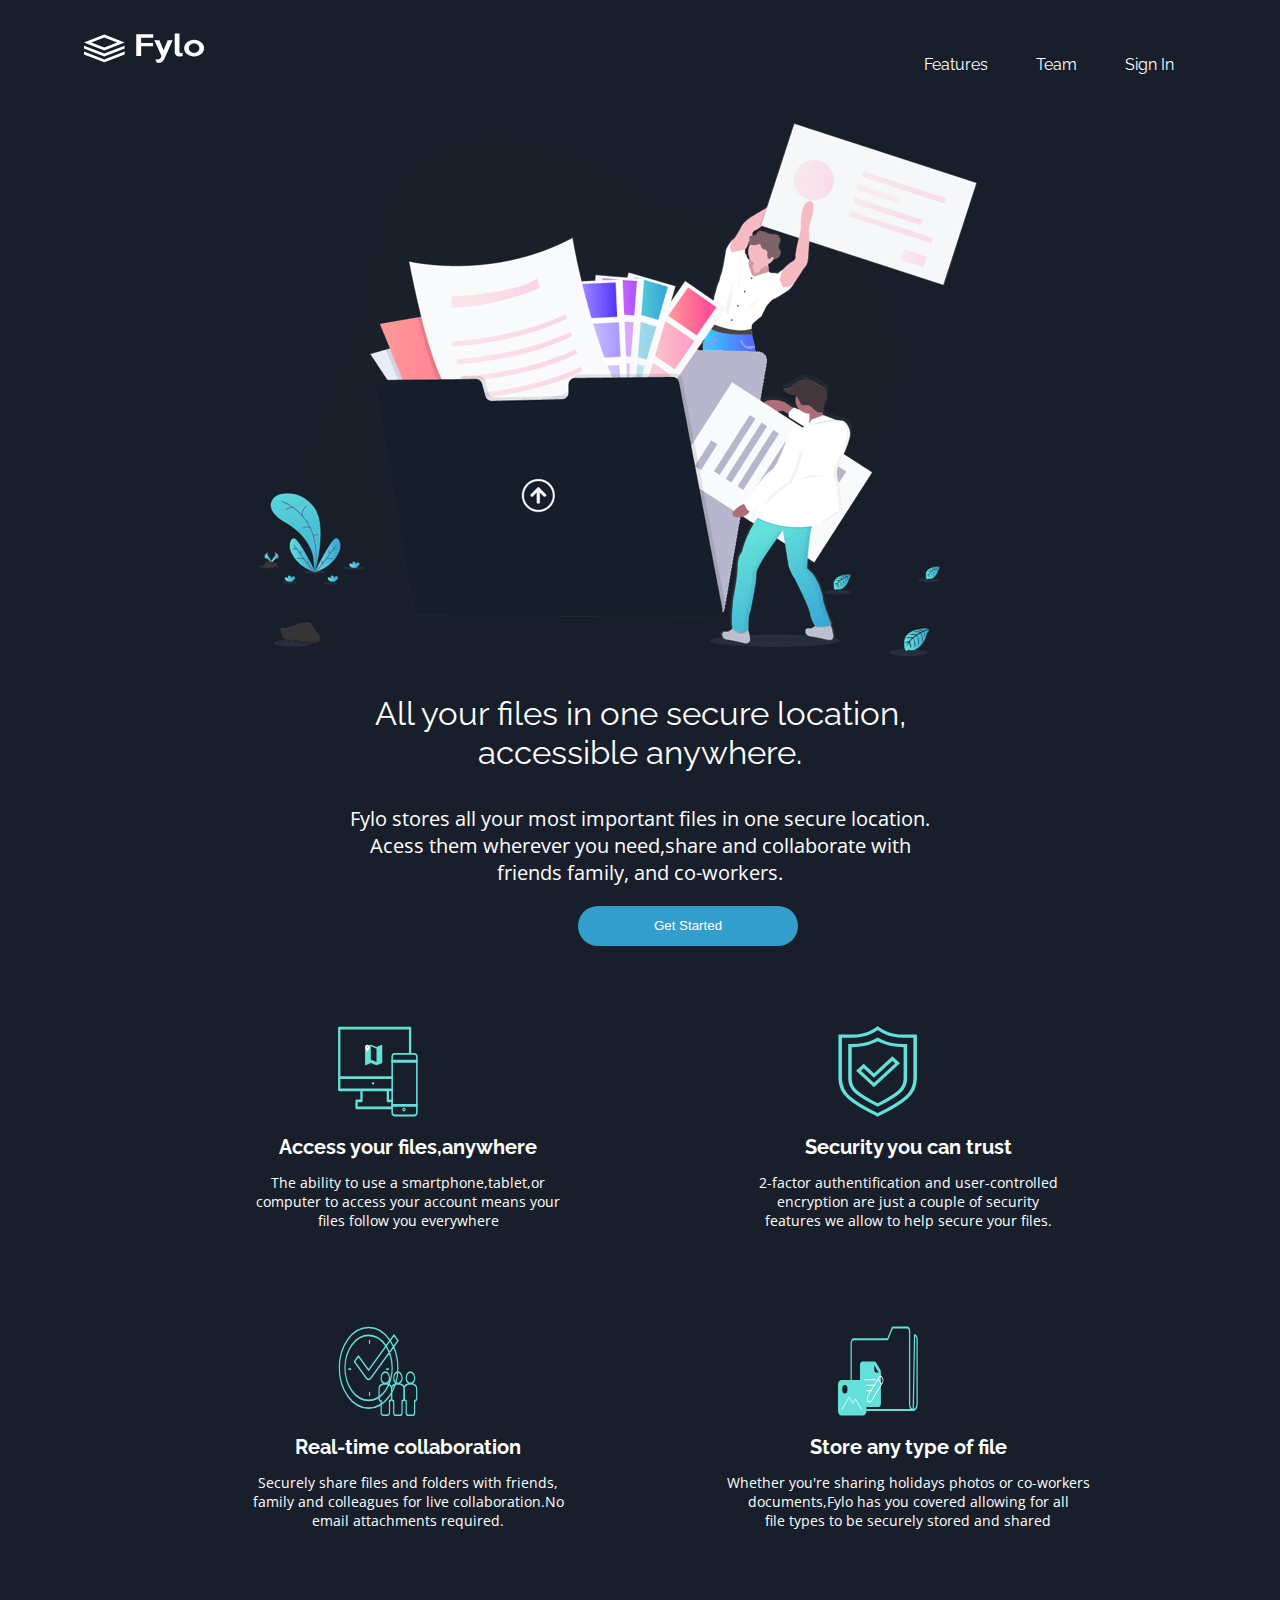
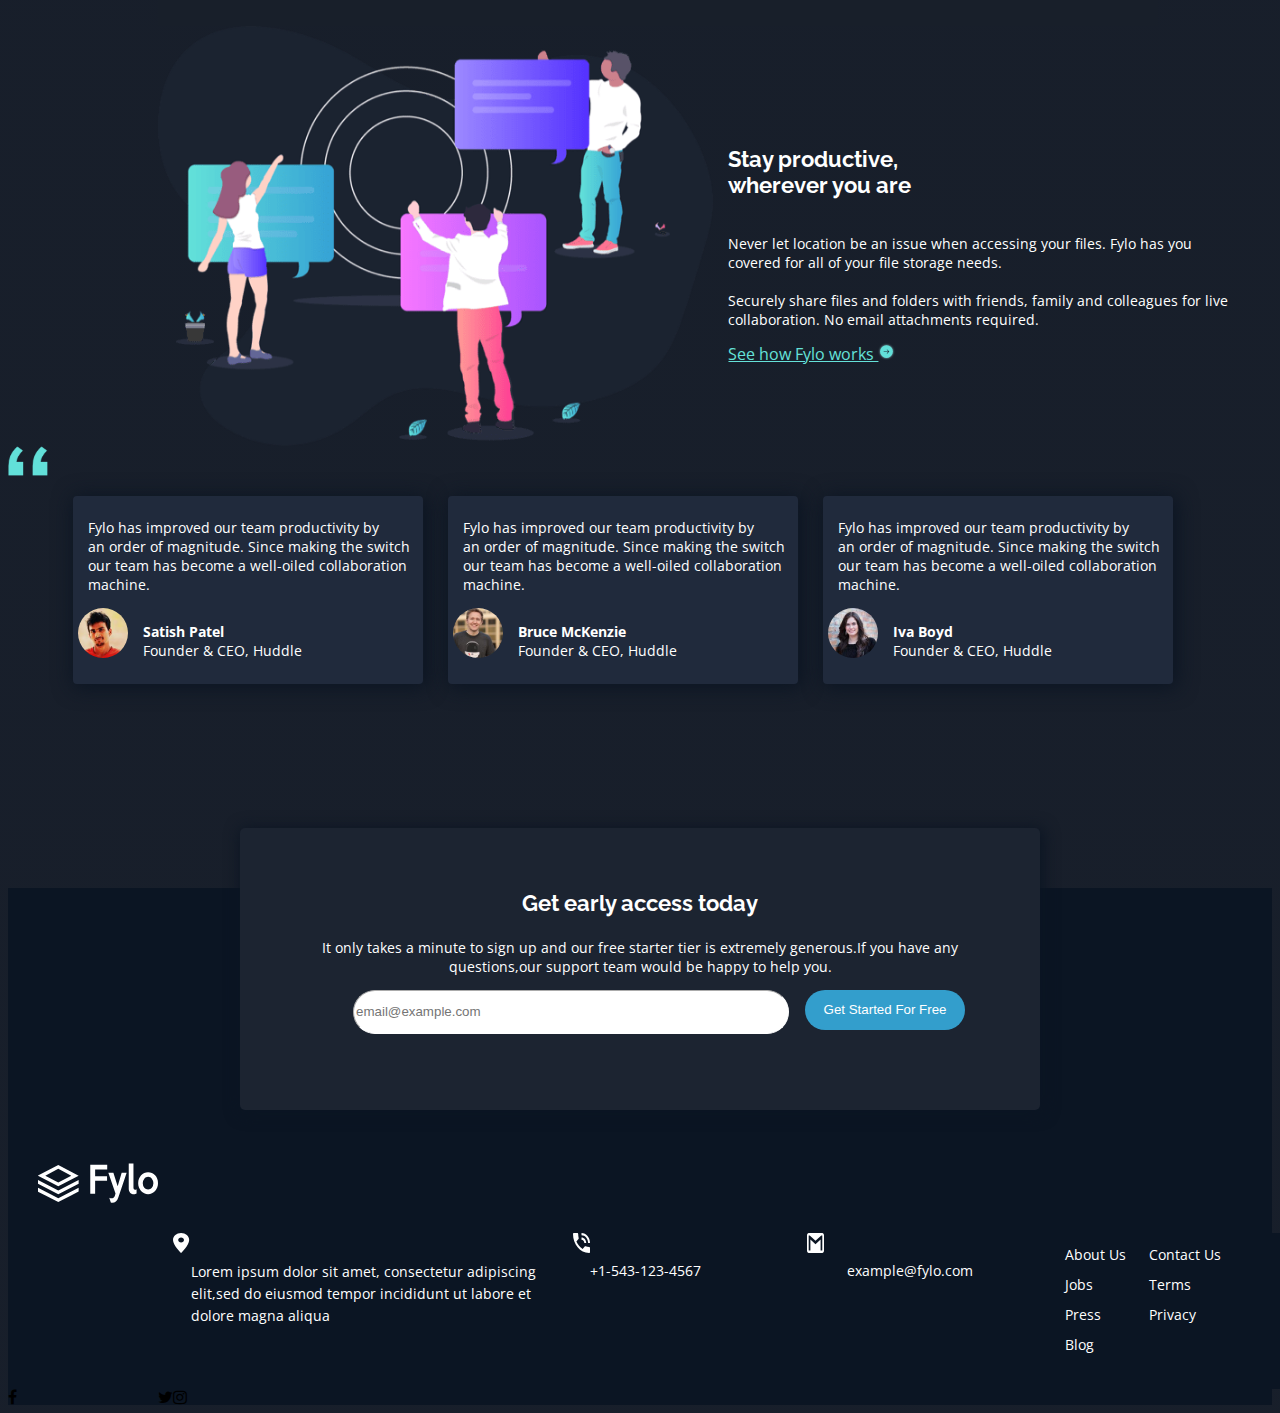
<file: index.html>
<!DOCTYPE html>
<html lang="en">
<head>
    <meta charset="UTF-8">
    <meta http-equiv="X-UA-Compatible" content="IE=edge">
    <meta name="viewport" content="width=device-width, initial-scale=1.0">
    <title>University Website Design - Easy Tutorials</title>
    <link rel="stylesheet" href="capstone.css">
    <link rel="stylesheet" href="https://cdnjs.cloudflare.com/ajax/libs/font-awesome/4.7.0/css/font-awesome.min.css" />
    <link rel="preconnect" href="https://fonts.googleapis.com">
    <link rel="preconnect" href="https://fonts.gstatic.com" crossorigin>
    <link href="https://fonts.googleapis.com/css2?family=Open+Sans:wght@500&family=Raleway&display=swap" rel="stylesheet">
    <link rel="preconnect" href="https://fonts.googleapis.com">
<link rel="preconnect" href="https://fonts.gstatic.com" crossorigin>
<link href="https://fonts.googleapis.com/css2?family=Open+Sans:wght@300&display=swap" rel="stylesheet">
</head>
<body>
    <section class="header">
        <nav>
            <img src="fylo-dark-theme-landing-page-master/images/logo.svg">
            <div class="nav-links">
                <ul>
                    <li><a href="#">Features</a></li>
                    <li><a href="#">Team</a></li>
                    <li><a href="#">Sign In</a></li>
                </ul>
            </div>
        </nav>
        <img class="illustration-intro" src="fylo-dark-theme-landing-page-master/images/illustration-intro.png">
        </section>
    <p class="first-paragraph">All your files in one secure location,<br>accessible anywhere.</p>
<p class="second-paragraph">Fylo stores all your most important files in one secure location.<br> Acess them wherever
you need,share and collaborate with<br> friends family, and co-workers. <br></p>
<button>Get Started</button>
<div class="container">
    <div class="one">
    <img class="security" src="fylo-dark-theme-landing-page-master/images/icon-access-anywhere.svg" alt="icon-access-anywhere">
    <h1 class="text1">Access your files,anywhere</h1>
    <h3 class="text2">The ability to use a smartphone,tablet,or<br>computer to access your account means your<br>
         files follow you everywhere</h3>
         </div>
         <div class="two">
<img class="security" src="fylo-dark-theme-landing-page-master/images/icon-security.svg" alt="icon-security">
    <h1 class="text1">Security you can trust</h1>
    <h3 class="text2">2-factor authentification and user-controlled<br>encryption are just a couple of security<br>
         features we allow to help secure your files.</h3>
         </div>
</div>
<div class="container2">
    <div class="three">
<img class="security" src="fylo-dark-theme-landing-page-master/images/icon-collaboration.svg" alt="icon-collaboration">
    <h1 class="text1">Real-time collaboration</h1>
    <h3 class="text2">Securely share files and folders with friends,<br>family and colleagues for live collaboration.No<br>
         email attachments required.</h3>
</div>
<div class="four">
<img class="security"  src="fylo-dark-theme-landing-page-master/images/icon-any-file.svg" alt="icon-any-file">
    <h1 class="text1">Store any type of file</h1>
    <h3 class="text2">Whether you're sharing holidays photos or co-workers<br>documents,Fylo has you covered allowing for all<br>
        file types to be securely stored and shared </h3>
        </div>
</div>
<div class="container3">
    <img class="stay-productive-image" src="fylo-dark-theme-landing-page-master/images/illustration-stay-productive.png">
    <div class="sub-container3">
<p class="stay-productive">Stay productive,<br>wherever you are</p>
<p class="sub-stay-productive">Never let location be an issue when accessing
your files. Fylo has you<br>covered for all of your file storage needs.
<br>
<br>
Securely share files and folders with friends,
family and colleagues for live <br>collaboration. No
email attachments required.
</p>
<u>
    <a class="fylo-link" href="https://www.See how Fylo works.com">See how Fylo works <img src="fylo-dark-theme-landing-page-master/images/icon-arrow.svg"></a>
</u>
</div>
</div>
<div class="testimonial-flex">
    <br>
    <br>
    <img class="bg-quotes" src="fylo-dark-theme-landing-page-master/images/bg-quotes.png">
    <div class="card-cover">
        <p class="info">Fylo has improved our team productivity by<br>
            an order of magnitude. Since making the switch<br>
          our team has become a well-oiled collaboration<br>
       machine.</p>
<div class="flex">
<img class="profile" src="fylo-dark-theme-landing-page-master/images/profile-1.jpg">
<p class="info1"><b>Satish Patel</b><br>Founder & CEO, Huddle</p>
</div>
    </div>
    <div class="card-cover">
        <p class="info">Fylo has improved our team productivity by<br>
            an order of magnitude. Since making the switch<br>
          our team has become a well-oiled collaboration<br>
       machine.</p>
<div class="flex">
    <img class="profile" src="fylo-dark-theme-landing-page-master/images/profile-2.jpg">
      <p class="info1"><b>Bruce McKenzie</b><br>Founder & CEO, Huddle</p>
      </div>
          </div>   
          <div class="card-cover">
            <p class="info">Fylo has improved our team productivity by<br>
                an order of magnitude. Since making the switch<br>
              our team has become a well-oiled collaboration<br>
           machine.</p>
    <div class="flex">
        <img class="profile" src="fylo-dark-theme-landing-page-master/images/profile-3.jpg">
          <p class="info1"><b>Iva Boyd</b><br>Founder & CEO, Huddle</p>
          </div>
              </div>   
    </div>
<br>
<br>
<br>
<br>
<br>
<br>
<br>
<section class="card-cover4">
    <div class="card-cover-item">
        <div class="card-cover-text">
    <p class="card-cover4-header">Get early access today</p>
    <p class=" card-cover4-sub-header">
        It only takes a minute to sign up and our
        free starter tier is extremely generous.If
        you have any<br> questions,our support team
         would be happy to help you.
    </p>
    </div>
    <form class="form-card-cover4">
        <input type="email" placeholder="email@example.com" name="email">
    <button class="button-card-cover4">Get Started For Free</button>
    </form>
    </div>
</section>
</main>
<footer>
    <section class="footer">
        <img class="footer-logo" src="fylo-dark-theme-landing-page-master/images/logo.svg"><br>
        <div class="sub-footer1">
            <div>
        <img class="location" src="fylo-dark-theme-landing-page-master/images/icon-location.svg"></div>
        <div>
        <p class="location-paragraph">Lorem ipsum dolor sit amet,
        consectetur adipiscing elit,sed do
        eiusmod tempor incididunt ut labore
        et dolore magna aliqua</p>
        </div>
        </div>
        <div class="sub-footer2">
            <div><img class="phone" src="fylo-dark-theme-landing-page-master/images/icon-phone.svg"></div>
            <p class="phone-paragraph">+1-543-123-4567</p>
            &nbsp;&nbsp;&nbsp;&nbsp;&nbsp;&nbsp;&nbsp;&nbsp;&nbsp;&nbsp;&nbsp;&nbsp;&nbsp;&nbsp;&nbsp;&nbsp;&nbsp;&nbsp;&nbsp;&nbsp;&nbsp;
        <div class="email-details">
            <div><img class="email" src="fylo-dark-theme-landing-page-master/images/icon-email.svg"></div>
            <p class="email-paragraph">example@fylo.com</p>
            &nbsp;&nbsp;&nbsp;&nbsp;&nbsp;&nbsp;&nbsp;&nbsp;&nbsp;&nbsp;&nbsp;&nbsp;&nbsp;&nbsp;&nbsp;&nbsp;&nbsp;&nbsp;&nbsp;&nbsp;&nbsp;
<div class="column">
    <div>
<p class="footer-paragraphs">About Us</p>
<p class="footer-paragraphs">Jobs</p>
<p class="footer-paragraphs">Press</p>
<p class="footer-paragraphs">Blog </p>
&nbsp;&nbsp;&nbsp;&nbsp;&nbsp;&nbsp;&nbsp;&nbsp;&nbsp;&nbsp;&nbsp;&nbsp;&nbsp;&nbsp;&nbsp;&nbsp;&nbsp;&nbsp;&nbsp;&nbsp;&nbsp;
</div>
<div>
<p class="footer-paragraphs">Contact Us</p>
<p class="footer-paragraphs">Terms</p>
<p class="footer-paragraphs">Privacy</p>
</div>
</div>
        </div>
    </div>
</div>
    <i class="fa fa-facebook"></i>
      <i class="fa fa-twitter"></i>
      <i class="fa fa-instagram"></i>

</section>
</body>
</file>
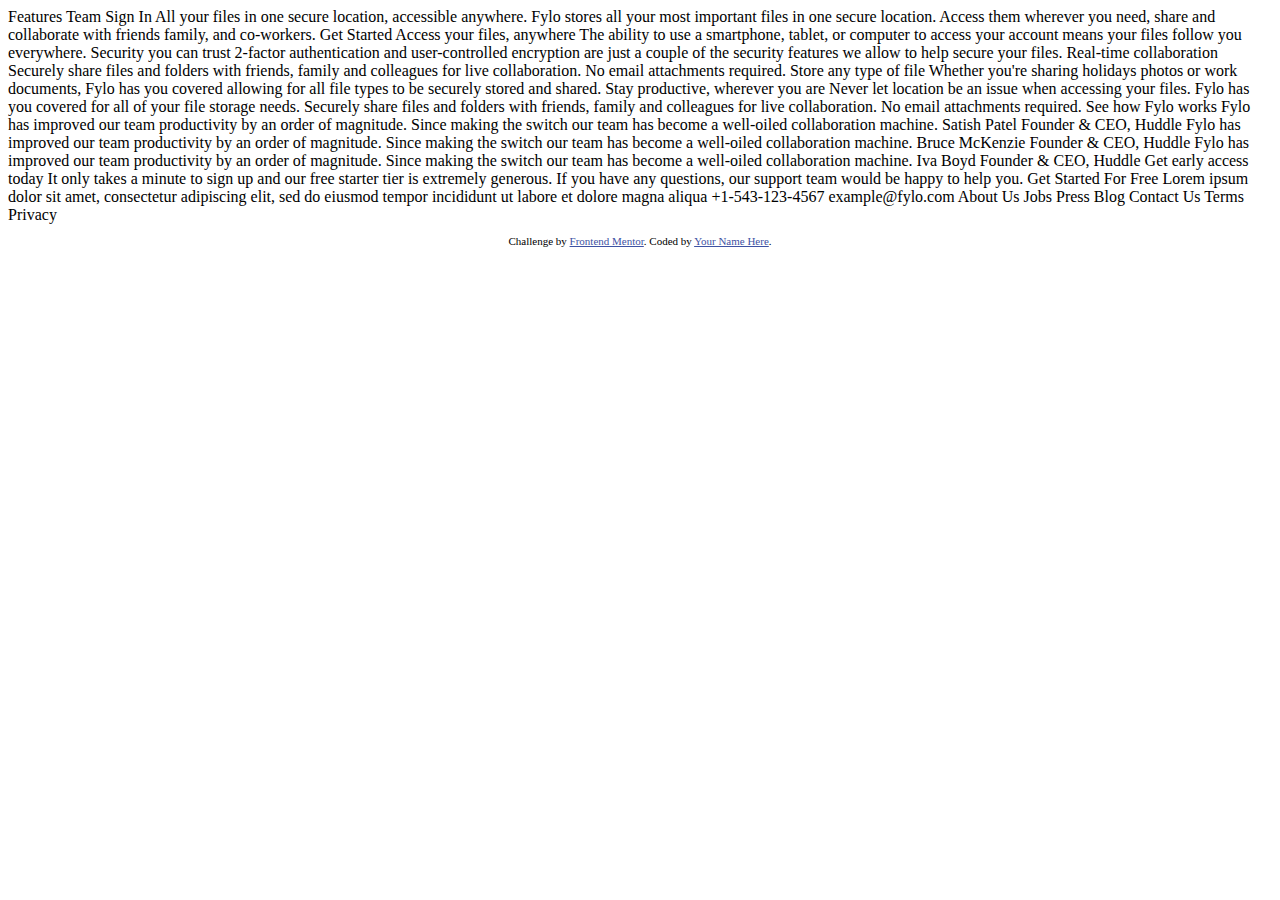
<file: fylo-dark-theme-landing-page-master/index.html>
<!DOCTYPE html>
<html lang="en">
<head>
  <meta charset="UTF-8">
  <meta name="viewport" content="width=device-width, initial-scale=1.0"> <!-- displays site properly based on user's device -->

  <link rel="icon" type="image/png" sizes="32x32" href="./images/favicon-32x32.png">
  
  <title>Frontend Mentor | Fylo landing page with dark theme and features grid</title>

  <!-- Feel free to remove these styles or customise in your own stylesheet 👍 -->
  <style>
    .attribution { font-size: 11px; text-align: center; }
    .attribution a { color: hsl(228, 45%, 44%); }
  </style>
</head>
<body>
  Features
  Team
  Sign In

  All your files in one secure location, accessible anywhere.

  Fylo stores all your most important files in one secure location. Access them wherever 
  you need, share and collaborate with friends family, and co-workers.

  Get Started

  Access your files, anywhere

  The ability to use a smartphone, tablet, or computer to access your account means your 
  files follow you everywhere.

  Security you can trust

  2-factor authentication and user-controlled encryption are just a couple of the security 
  features we allow to help secure your files.

  Real-time collaboration

  Securely share files and folders with friends, family and colleagues for live collaboration. 
  No email attachments required.

  Store any type of file

  Whether you're sharing holidays photos or work documents, Fylo has you covered allowing for all 
  file types to be securely stored and shared.

  Stay productive, wherever you are

  Never let location be an issue when accessing your files. Fylo has you covered for all of your file 
  storage needs.

  Securely share files and folders with friends, family and colleagues for live collaboration. No email 
  attachments required.

  See how Fylo works

  Fylo has improved our team productivity by an order of magnitude. Since making the switch our team has 
  become a well-oiled collaboration machine.

  Satish Patel
  Founder & CEO, Huddle

  Fylo has improved our team productivity by an order of magnitude. Since making the switch our team has 
  become a well-oiled collaboration machine.

  Bruce McKenzie
  Founder & CEO, Huddle

  Fylo has improved our team productivity by an order of magnitude. Since making the switch our team has 
  become a well-oiled collaboration machine.

  Iva Boyd
  Founder & CEO, Huddle

  Get early access today

  It only takes a minute to sign up and our free starter tier is extremely generous. If you have any 
  questions, our support team would be happy to help you.

  Get Started For Free

  Lorem ipsum dolor sit amet, consectetur adipiscing elit, sed do eiusmod tempor incididunt ut labore et 
  dolore magna aliqua

  +1-543-123-4567
  example@fylo.com

  About Us
  Jobs
  Press
  Blog

  Contact Us
  Terms
  Privacy

  <footer>
    <p class="attribution">
      Challenge by <a href="https://www.frontendmentor.io?ref=challenge" target="_blank">Frontend Mentor</a>. 
      Coded by <a href="#">Your Name Here</a>.
    </p>
  </footer>
</body>
</html>
</file>
<file: capstone.css>
body{
    background-image: linear-gradient(hsl(218,28%,13%), hsl(218,28%,13%));
    background-position: center;
    position: relative;
    background-size: cover;
    font-family:'Open Sans', sans-serif; ;
    }
    nav {
    display: flex;
    padding: 2% 6%;
    justify-content: space-between;
    align-items: center;
    font-size: 14px;
    font-family: 'Open Sans', sans-serif;
    font-family: 'Raleway', sans-serif;
    font-weight: 400;
    }
    nav img {
        width: 120px;
        height:30px;
        margin-right: 600px;
        margin-bottom: auto;
        display: inline-block;
    }
    .nav-links {
        text-align: right;
    } 
    
    .nav-links ul li {
        list-style: none;
        display: inline-block;
        padding: 8px 22px;
        position: relative;
    } 
    .nav-links ul li a {
        color:white;
        text-decoration: none;
        font-size: 16px;
    }
    .illustration-intro{
        margin-left:250px;
    }
    .first-paragraph{
        font-family: 'Open Sans', sans-serif;
        font-family: 'Raleway', sans-serif;
        font-weight: 400; 
        text-align: center;
        color:hsl(0,0%,100%);
        font-size: 33px;
    }
    .second-paragraph{
    font-size: 20px;
    color: hsl(0,0%,100%);
    text-align: center;
    font-family: 'Open Sans', sans-serif;
    }
    button{
        border-color:hsl(198,60%,50%);
       background-color:hsl(198,60%,50%) ;
       border-style: none;
       border-radius:60px;
       color: hsl(0,0%,100%) ;
       width:220px;
       height: 40px;
       margin-left: 570px;
       margin-bottom: 80px;
    }
.container{
    display: flex;
    margin-left: 150px;
}
.one{
    border-color:hsl(218,28%,13%);
    background-color: hsl(218,28%,13%);
    height:300px;
    width:500px;
}
.two{
    border-color:hsl(218,28%,13%);
    background-color: hsl(218,28%,13%);
    height:300px;
    width:500px;
}
.container2{
    display: flex;
    margin-left: 150px;
}
.three{
    border-color:hsl(218,28%,13%);
    background-color: hsl(218,28%,13%);
    height:300px;
    width:500px;
}
.four{
    border-color:hsl(218,28%,13%);
    background-color: hsl(218,28%,13%);
    height:300px;
    width:500px;
}
  
.security{
    width:80px;
    height:91px;
    margin-left:180px !important;
}

    .text1{
        color: hsl(0,0%,100%);
        text-align: center; 
        font-family: 'Open Sans', sans-serif;
        font-family: 'Raleway', sans-serif;
        font-weight: 400,700;
        font-size: 20px;
    }
    
    .text2{
        color: hsl(0,0%,100%);
        text-align: center;
        font-family: 'Open Sans', sans-serif;
        font-weight: 400;
        font-size: 14px;
    }
   .stay-productive-image{
       margin-left: 150px;
       height:420px;
   }
.container3{
    display: flex;
}
.sub-container3{
    display:flex;
    flex-direction: column;
    margin-left: 15px;
}
.stay-productive{
    font-size: 22px;
    font-weight: 700;
    font-family: 'Open Sans', sans-serif;
    font-family: 'Raleway', sans-serif;
    color:white;
    margin-top: 120px;
}
.sub-stay-productive{
    font-size: 14px;
    font-weight: 400;
    font-family: 'Open Sans', sans-serif;
    color:white;
}

.fylo-link{
    color:hsl(176,68%,64%) !important;
    display: inline-block;
}
.fylo-link img{
    width:17px;
    height:17px;
    display: inline-block;
}
.testimonial-flex{
    display: flex;
    flex-direction: row;
}   
.bg-quotes{
    width:40px;
    height:30px;
}
.card-cover{
   width:350px;
   height: 180px;
   border-radius:4px;
background-color: hsl(219,30%,18%);
padding-top: 8px;
color: white;
box-shadow:2px 2px  20px 2px hsl(216,53%,9%);
margin-left: 25px;
margin-top: 50px; 
}
.profile{
   width: 50px;
   height: 50px;
   border-radius: 50%;
   margin-left: 5px;
}
.flex{
   display: flex;
   flex-direction: row;
}

.info{
    margin-left: 15px;
    font-size: 14px;
}
.info1{
    margin-left: 15px;
    font-size: 14px;

}
.bg-quotes{
    width:40px;
    height:30px;
}
.card-cover4-header{
padding-top: 40px;
text-align:center;
font-family: 'Open Sans', sans-serif;
font-family: 'Raleway', sans-serif;
font-size: 22px;
font-weight: 700;
}
.card-cover4-sub-header{
text-align: center;
font-size: 14px;
font-weight:400 ;
}

.card-cover4 {
    position: relative;
    display: flex;
    justify-content: center;
    align-items: center;
}

.card-cover-item {
    position: absolute;
    top: -10px;
    width: 800px;
    box-shadow: 2px 2px 15px 2px hsl(216, 53%, 9%);
    background-color:hsl(217,28%,15%);
    border-radius: 5px;
    text-align: center;
    color:hsl(0,0%,100%);
}

.form-card-cover4 {
    display: flex;
    justify-content: center;
}
input[type=email]{
border-width:1px;
border-radius:60px;
background-color: hsl(0,0%,100%);
border-color: hsl(0,0%,100%);
width:430px ;
height: 40px;
margin-left: 38px;
display: inline-block;
}

.button-card-cover4 {
    width: 20%;
    max-width: 250px;
    margin-left: 1rem;
}

.footer {
    margin-top: 50px;
    display: grid;
    background-color:hsl(216,53%,9%);
    grid-template-columns: repeat(4, 1fr);
    grid-template-rows: repeat(2, auto);
    
}
.footer-logo{
    margin-top: 275px;
    width: 120px;
    height:40px;
    margin-left: 30px;
    display: block;
}
.sub-footer1{
    display: flex;
    margin-top: 345px;
    margin-right: 900px;
    border-color:hsl(216,53%,9%);
    background-color: hsl(216,53%,9%);
    width:400px;
    
}
.location{
    width:17px;
    height:20px;
    display: inline-block;
}
.location-paragraph{
    font-size: 14px;
color:white;
margin-left: 1px;
line-height: 22px;
margin-top: 28px;
display: inline-block;
}

.sub-footer2{
    display: flex;
    margin-top: 345px;
    margin-left: -900px !important;
    border-color:hsl(216,53%,9%);
    background-color: hsl(216,53%,9%);
    width:900px;

}

.phone{
    display: inline-block;
    width:17px;
    height:20px;
}
.phone-paragraph{
    font-size: 14px;
color:white;
margin-top: 28px;
display: inline-block;

}
.email-details{

    display: flex;
    flex-direction: row;
}
.email{
    width:17px;
    height:20px;
    margin-left: 22px;
}
.email-paragraph{
    font-size: 14px;
color:white;
margin-top: 28px;
margin-left: 23px;
}

.column{
    display: flex;
    flex-direction: row;
    
}
.footer-paragraphs{
    color:hsl(0,0%,100%);
    font-size: 14px;
    font-family: 'Open Sans', sans-serif;
    margin-left: 8px;
    line-height: 16px;


}




@media(max-width:375px){
    
    .first-paragraph{
        font-family: 'Open Sans', sans-serif;
        font-family: 'Raleway', sans-serif;
        font-weight: 400; ;
    }
    .second-paragraph{
    font-size: 14px;
    color: hsl(0,0%,100%);
    text-align: center;

    font-family: 'Open Sans', sans-serif;
    
    }
    nav {
    display: flex;
    padding: 2% 6%;
    justify-content: space-between;
    align-items: center;
    font-size: 14px;
    font-family: 'Open Sans', sans-serif;
    font-family: 'Raleway', sans-serif;
    font-weight: 400;
    }
    nav img {
        width: 80px;
        height:20px;
        margin-left: auto;
        margin-bottom: auto;
        display: inline-block;
    }
    .nav-links {
        text-align: right;
    } 
    
    .nav-links ul li {
        list-style: none;
        display: inline-block;
        padding: 8px 12px;
        position: relative;
    } 
    .nav-links ul li a {
        color:white;
        text-decoration: none;
        font-size: 13px;
    }
    .fylo-link{
        color:hsl(176,68%,64%);
        display: inline-block;
    }
    .fylo-link img{
        width:17px;
        height:17px;
        display: inline-block;
    }
    .bg-quotes{
        width:40px;
        height:30px;
    }
    button{
        border-color:hsl(198,60%,50%);
       background-color:hsl(198,60%,50%) ;
       border-style: none;
       border-radius:60px;
       color: hsl(0,0%,100%)!important ;
       width:180px;
       height: 40px;
       margin-left:100px!important;
       margin-bottom: 80px !important;
    }
    .security{
        width:80px;
        height:91px;
        margin: auto;
    }
    img{
    margin-top: 30px;
    width:300px;
    height: 250px;
    margin-left: 7px;
        display: block;

    }

    .first-paragraph{
        font-size: 28px;
        font-weight:400, 700;
        color: hsl(0,0%,100%);
        text-align: center;
font-family: 'Open Sans', sans-serif;
font-family: 'Raleway', sans-serif;

    }
    .second-paragraph{
        font-family: 'Open Sans', sans-serif;
        font-size: 14px;
        font-weight: 400,700;
        color: hsl(0,0%,100%);
        text-align: center;
    }
    button{
        border-color:hsl(198,60%,50%);
       background-color:hsl(198,60%,50%) !important;
       border-style: none;
       border-radius:60px;
       color: hsl(0,0%,100%);
       width:230px;
       height: 40px;
       margin-top: 10px !important;
       margin-left:40px!important;
       margin-bottom: 90px!important;
       font-family: 'Open Sans', sans-serif;
       font-family: 'Raleway', sans-serif;
        ;
    }
    
    .security{
        width:80px;
        height:91px;
        margin: auto;
    }
    .text1 {
        color: hsl(0,0%,100%);
        text-align: center;
        font-size: 20px;
        font-family: 'Raleway', sans-serif !important;
        font-weight:700;
    }
    
    .text2{
        color: hsl(0,0%,100%);
        text-align: center;
        font-family: 'Open Sans'  !important;
        font-weight: 400;
        font-size: 14px;
        margin-bottom: 90px!important;
    }
    .footer-paragraphs{
        color:hsl(0,0%,100%);
        font-size: 14px;
        margin-left: 8px;
        line-height: 16px;
    }
    .stay-productive{
        color:hsl(0,0%,100%);
        font-size:20px;
        font-weight: 700;
        font-family:'Raleway', sans-serif ;
        margin-left: 8px;
    }
    .sub-stay-productive{
        font-size: 14px;
        color:hsl(0,0%,100%);
        font-family: 'Raleway', sans-serif;
        margin-left: 8px;
        display: block;
    }
 .testimonial-flex{
     display: flex;
     flex-direction: column;
 }   

.card-cover1 {
    width:325px;
    border-radius:4px;
background-color: hsl(219,30%,18%);
padding-top: 8px;
color: white;
box-shadow:2px 2px  20px 2px hsl(216,53%,9%);
margin-left: 5px;
}
.profile{
    width: 50px;
    height: 50px;
    border-radius: 50%;
    
}
.flex{
    display: flex;
    flex-direction: row;
}
.card-cover2 {
    width:325px;
    border-radius:4px;
background-color: hsl(219,30%,18%);
padding-top: 8px;
color: white;
margin-left: 5px;
margin-top: 20px;
box-shadow:2px 2px  20px 2px hsl(216,53%,9%);
}
.card-cover3 {
    width:325px;
    border-radius:4px;
background-color: hsl(219,30%,18%);
padding-top: 8px;
color: white;
margin-top: 20px;
margin-left: 5px;
box-shadow:2px 2px  20px 2px hsl(216,53%,9%);
}
.card-cover4{
        border-width:1px;
        width: 300px;
        margin-top:60px ;
        background-color:hsl(219,30%,18%);
        box-shadow:2px 2px  20px 2px hsl(216,53%,9%);
        color:white;
        margin-left: 5px;
        border-radius: 5px;
    
}
.card-cover4-header{
    margin-top: 20px;
    text-align:center;
    font-family: raleway;
    font-size: 20px;
    font-weight: 700;
}
.card-cover4-sub-header{
    text-align: center;
    font-size: 14px;
    font-weight:400 ;
}
input[type=email]{
    border-width:1px;
    border-radius:60px;
    background-color: hsl(0,0%,100%);
    border-color: hsl(0,0%,100%);
    width:230px ;
    height: 40px;
    margin-left: 38px;
}
.info{
    margin-left: 5px;
    font-size: 14px;
}
.info1{
    margin-top:35px;
    margin-left: 15px;
    font-size: 14px;

}
.footer{
    background-color: hsl(216,53%,9%);
    margin-top:0;
    display:grid;
}
.footer-logo{
    margin-top: 45px;
    width: 120px;
    height:40px;
    margin-left: 30px;
    display: block;
}
.location-details{
    display: flex;
    flex-direction: row;
}
.location{
    width:17px;
    height:20px;
    margin-left: 22px;
}
.location-paragraph{
    font-size: 14px;
color:white;
margin-top: 28px;
margin-left: 23px;
line-height: 22px;
}

.phone-details{
    display: flex;
    flex-direction: row;
}
.phone{
    width:17px;
    height:20px;
    margin-left: 22px;
}
.phone-paragraph{
    font-size: 14px;
color:white;
margin-top: 28px;
margin-left: 23px;

}

.email-details{
    display: flex;
    flex-direction: row;
}
.email{
    width:17px;
    height:20px;
    margin-left: 22px;
}
.email-paragraph{
    font-size: 14px;
color:white;
margin-top: 28px;
margin-left: 23px;
}
}
</file>
